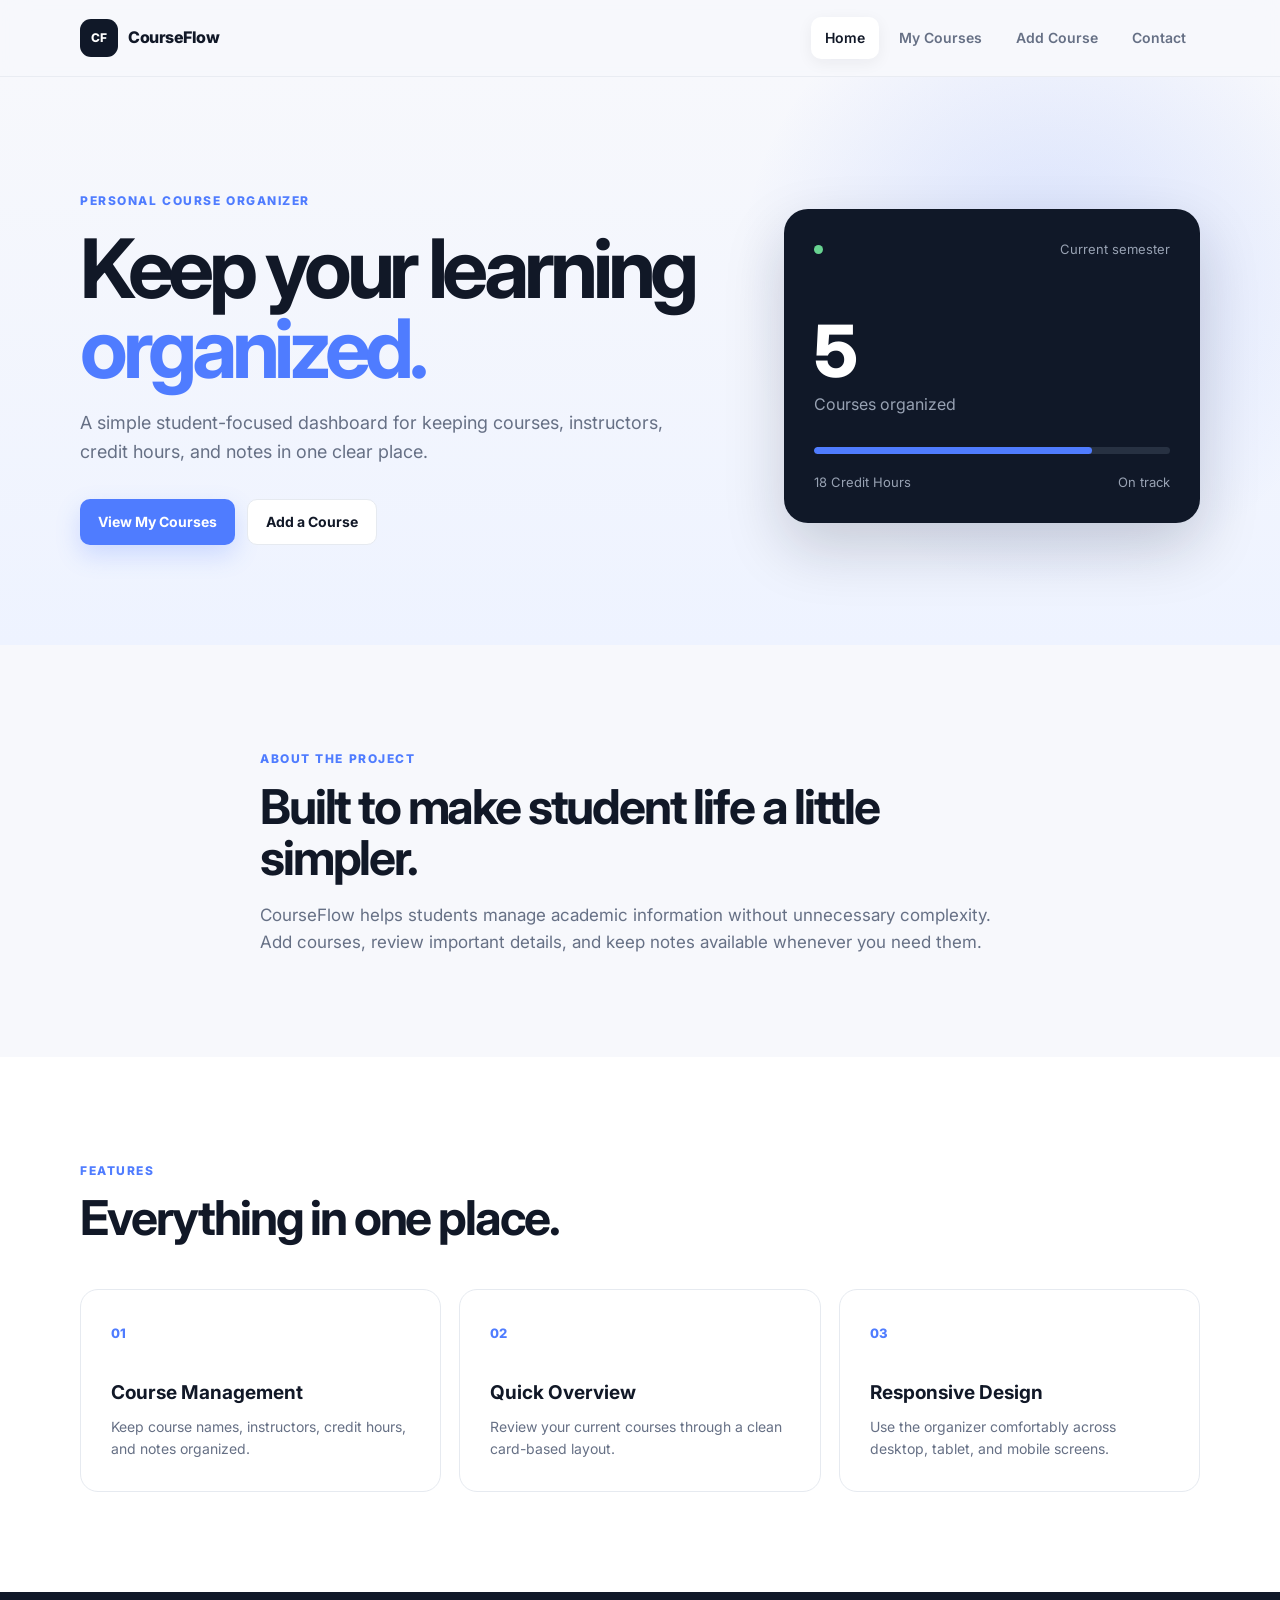
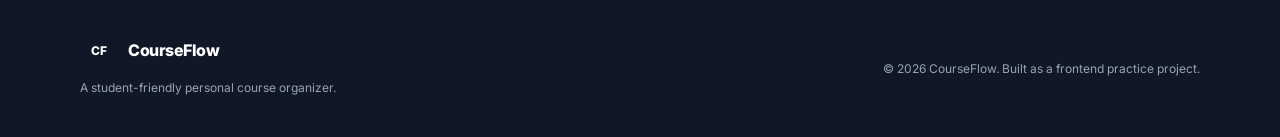
<file: index.html>
<!DOCTYPE html>
<html lang="en">
<head>
  <meta charset="UTF-8">
  <meta name="viewport" content="width=device-width, initial-scale=1.0">
  <meta name="description" content="Personal Course Organizer - a clean and responsive student course management website.">
  <title>CourseFlow | Personal Course Organizer</title>
  <link rel="stylesheet" href="style.css">
</head>
<body>
  <header class="site-header">
    <div class="container nav-wrap">
      <a class="brand" href="index.html" aria-label="CourseFlow home">
        <span class="brand-mark">CF</span>
        <span>CourseFlow</span>
      </a>
      <nav class="nav" aria-label="Main navigation">
        <a class="active" href="index.html">Home</a>
        <a href="my_courses.html">My Courses</a>
        <a href="add_course.html">Add Course</a>
        <a href="contact.html">Contact</a>
      </nav>
    </div>
  </header>

  <main>
    <section class="hero">
      <div class="container hero-grid">
        <div class="hero-content">
          <span class="eyebrow">PERSONAL COURSE ORGANIZER</span>
          <h1>Keep your learning <span>organized.</span></h1>
          <p class="hero-text">
            A simple student-focused dashboard for keeping courses, instructors,
            credit hours, and notes in one clear place.
          </p>
          <div class="hero-actions">
            <a class="btn btn-primary" href="my_courses.html">View My Courses</a>
            <a class="btn btn-secondary" href="add_course.html">Add a Course</a>
          </div>
        </div>

        <div class="hero-card" aria-label="Course overview">
          <div class="mini-card-top">
            <span class="status-dot"></span>
            <span>Current semester</span>
          </div>
          <div class="overview-number">5</div>
          <p>Courses organized</p>
          <div class="progress">
            <span></span>
          </div>
          <div class="overview-meta">
            <span>18 Credit Hours</span>
            <span>On track</span>
          </div>
        </div>
      </div>
    </section>

    <section class="section" id="about">
      <div class="container narrow">
        <span class="section-label">ABOUT THE PROJECT</span>
        <h2>Built to make student life a little simpler.</h2>
        <p class="section-text">
          CourseFlow helps students manage academic information without unnecessary
          complexity. Add courses, review important details, and keep notes available
          whenever you need them.
        </p>
      </div>
    </section>

    <section class="section features-section">
      <div class="container">
        <div class="section-heading">
          <div>
            <span class="section-label">FEATURES</span>
            <h2>Everything in one place.</h2>
          </div>
        </div>
        <div class="feature-grid">
          <article class="feature-card">
            <span class="feature-icon">01</span>
            <h3>Course Management</h3>
            <p>Keep course names, instructors, credit hours, and notes organized.</p>
          </article>
          <article class="feature-card">
            <span class="feature-icon">02</span>
            <h3>Quick Overview</h3>
            <p>Review your current courses through a clean card-based layout.</p>
          </article>
          <article class="feature-card">
            <span class="feature-icon">03</span>
            <h3>Responsive Design</h3>
            <p>Use the organizer comfortably across desktop, tablet, and mobile screens.</p>
          </article>
        </div>
      </div>
    </section>
  </main>

  <footer class="footer">
    <div class="container footer-wrap">
      <div>
        <a class="brand footer-brand" href="index.html">
          <span class="brand-mark">CF</span>
          <span>CourseFlow</span>
        </a>
        <p>A student-friendly personal course organizer.</p>
      </div>
      <p>© <span id="year"></span> CourseFlow. Built as a frontend practice project.</p>
    </div>
  </footer>
  <script src="script.js"></script>
</body>
</html>
</file>
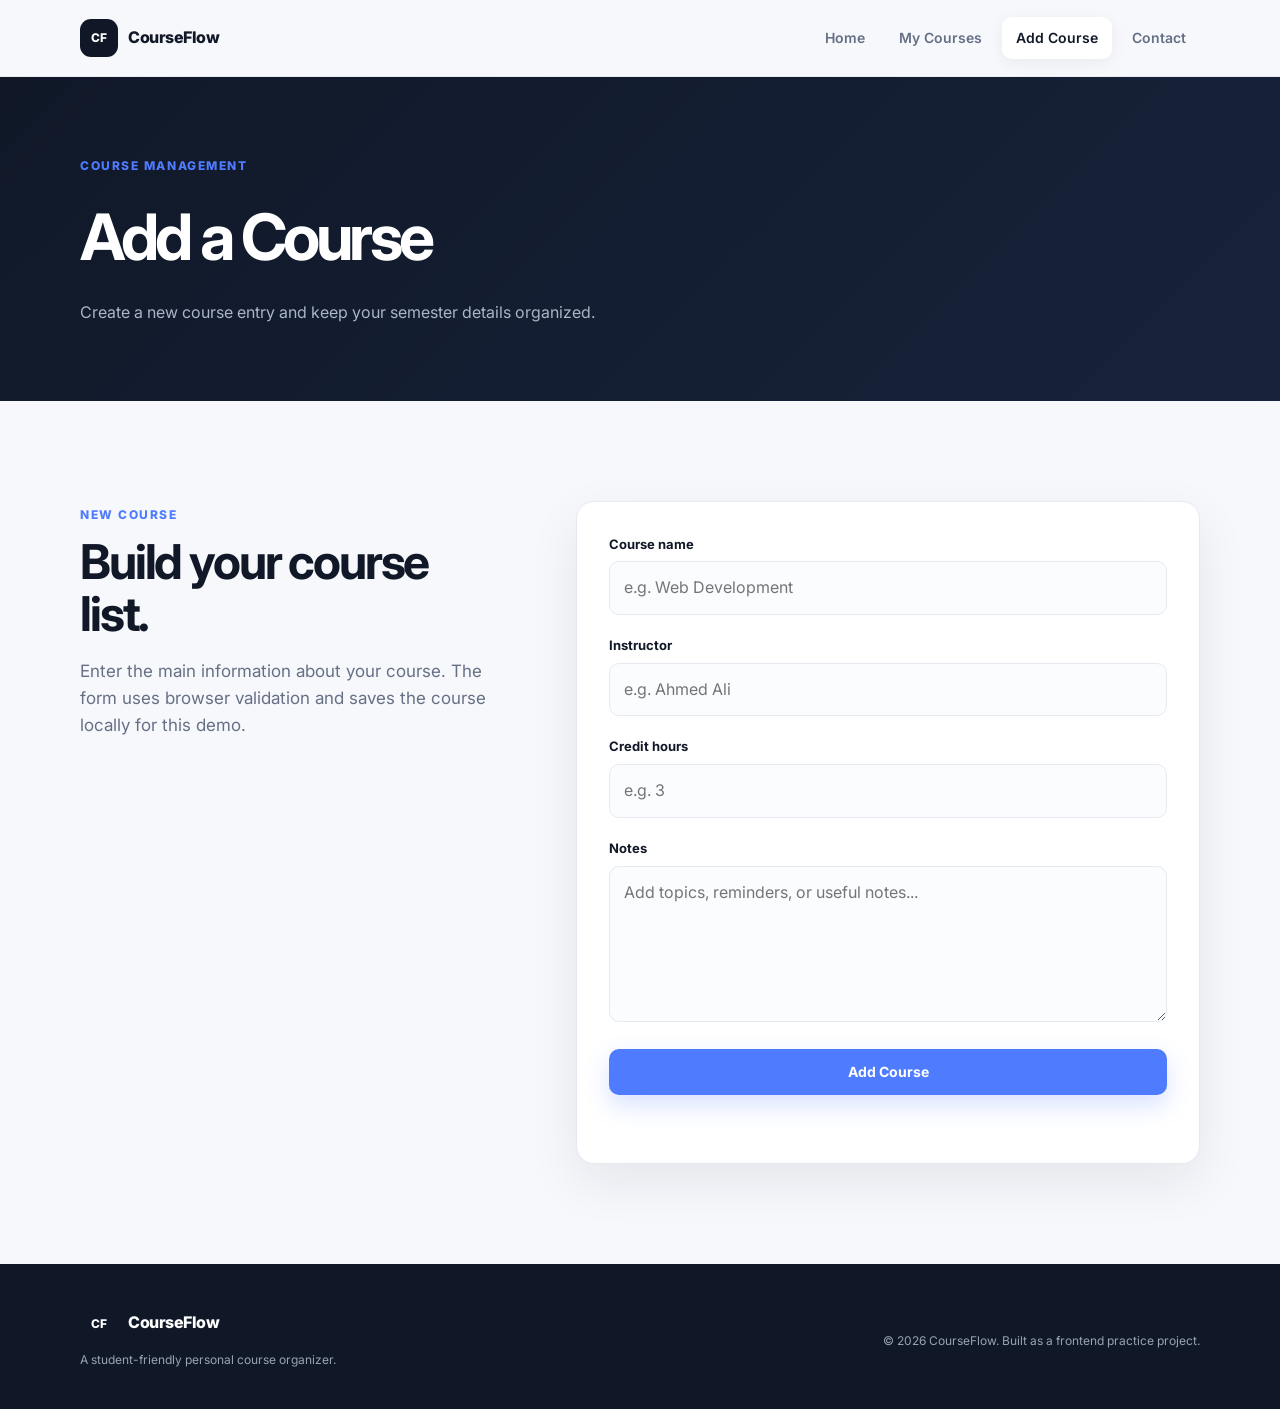
<file: add_course.html>
<!DOCTYPE html>
<html lang="en">
<head>
  <meta charset="UTF-8">
  <meta name="viewport" content="width=device-width, initial-scale=1.0">
  <meta name="description" content="Add a course to CourseFlow.">
  <title>Add Course | CourseFlow</title>
  <link rel="stylesheet" href="style.css">
</head>
<body>
  <header class="site-header">
    <div class="container nav-wrap">
      <a class="brand" href="index.html"><span class="brand-mark">CF</span><span>CourseFlow</span></a>
      <nav class="nav" aria-label="Main navigation">
        <a href="index.html">Home</a>
        <a href="my_courses.html">My Courses</a>
        <a class="active" href="add_course.html">Add Course</a>
        <a href="contact.html">Contact</a>
      </nav>
    </div>
  </header>

  <main>
    <section class="page-hero">
      <div class="container">
        <span class="section-label">COURSE MANAGEMENT</span>
        <h1>Add a Course</h1>
        <p>Create a new course entry and keep your semester details organized.</p>
      </div>
    </section>

    <section class="section">
      <div class="container form-layout">
        <div class="form-intro">
          <span class="section-label">NEW COURSE</span>
          <h2>Build your course list.</h2>
          <p>
            Enter the main information about your course. The form uses browser
            validation and saves the course locally for this demo.
          </p>
        </div>

        <form id="course-form" class="professional-form">
          <label for="courseName">Course name</label>
          <input id="courseName" name="courseName" type="text" placeholder="e.g. Web Development" required>

          <label for="instructor">Instructor</label>
          <input id="instructor" name="instructor" type="text" placeholder="e.g. Ahmed Ali" required>

          <label for="credits">Credit hours</label>
          <input id="credits" name="credits" type="number" min="1" max="12" placeholder="e.g. 3" required>

          <label for="notes">Notes</label>
          <textarea id="notes" name="notes" rows="5" placeholder="Add topics, reminders, or useful notes..."></textarea>

          <button class="btn btn-primary form-button" type="submit">Add Course</button>
          <p id="form-message" class="form-message" role="status"></p>
        </form>
      </div>
    </section>
  </main>

  <footer class="footer">
    <div class="container footer-wrap">
      <div>
        <a class="brand footer-brand" href="index.html"><span class="brand-mark">CF</span><span>CourseFlow</span></a>
        <p>A student-friendly personal course organizer.</p>
      </div>
      <p>© <span id="year"></span> CourseFlow. Built as a frontend practice project.</p>
    </div>
  </footer>
  <script src="script.js"></script>
</body>
</html>
</file>
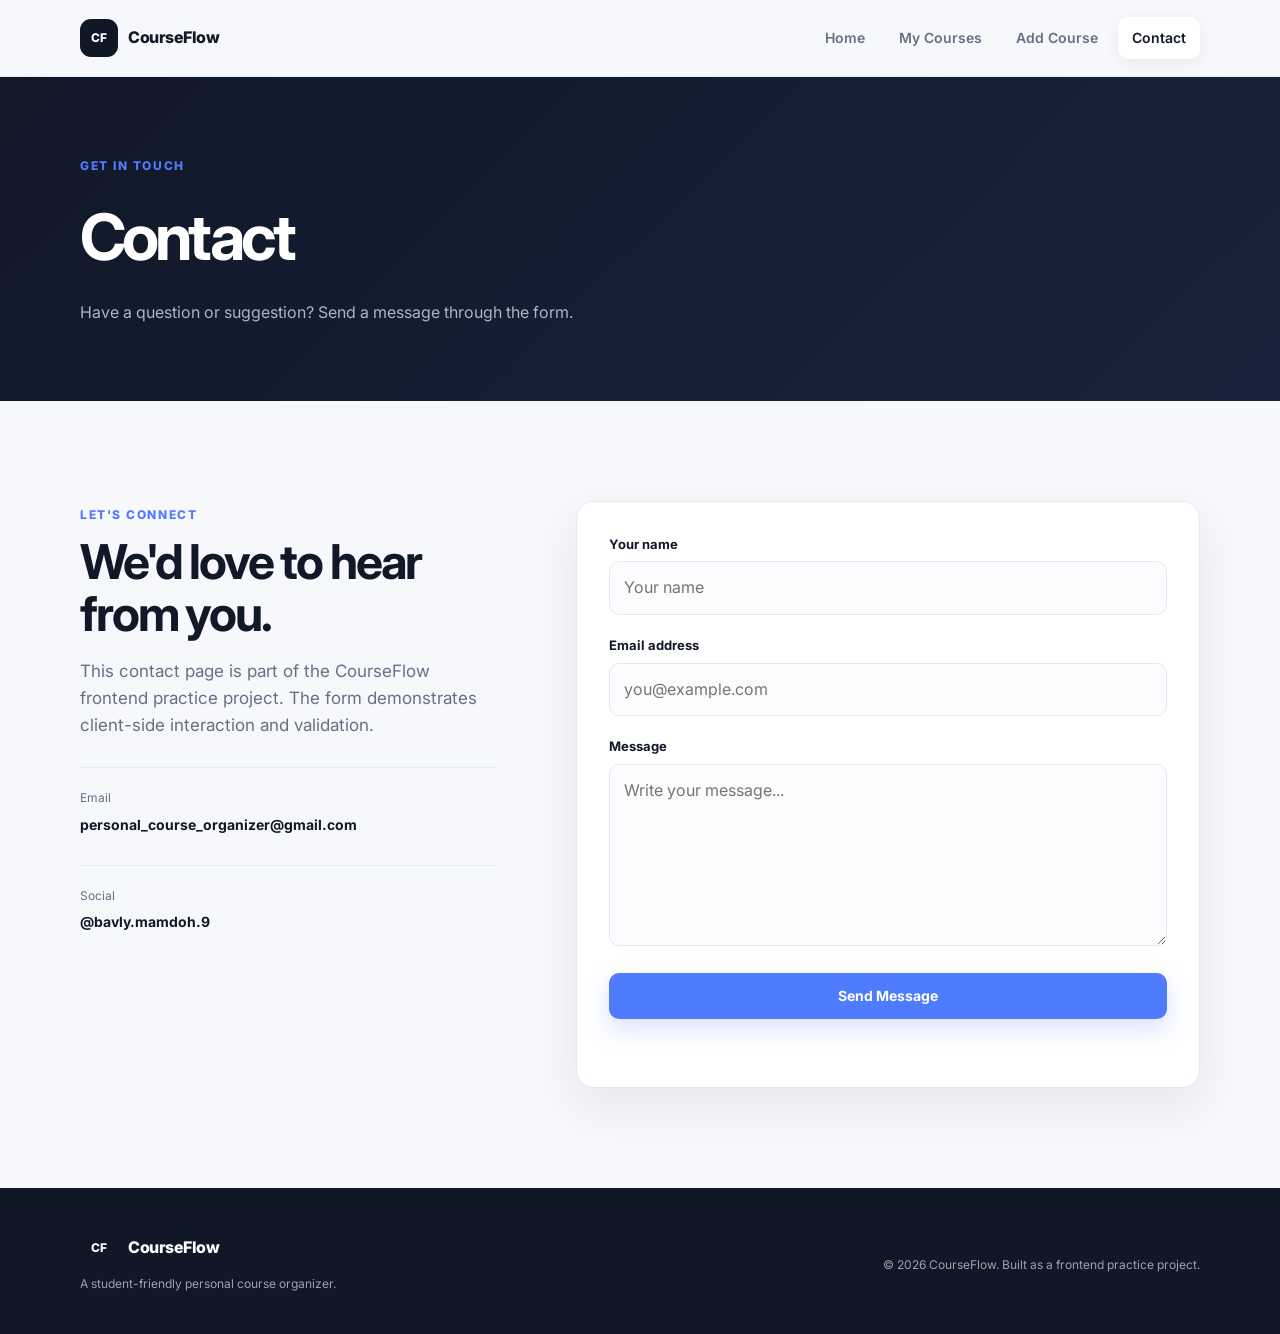
<file: contact.html>
<!DOCTYPE html>
<html lang="en">
<head>
  <meta charset="UTF-8">
  <meta name="viewport" content="width=device-width, initial-scale=1.0">
  <meta name="description" content="Contact CourseFlow.">
  <title>Contact | CourseFlow</title>
  <link rel="stylesheet" href="style.css">
</head>
<body>
  <header class="site-header">
    <div class="container nav-wrap">
      <a class="brand" href="index.html"><span class="brand-mark">CF</span><span>CourseFlow</span></a>
      <nav class="nav" aria-label="Main navigation">
        <a href="index.html">Home</a>
        <a href="my_courses.html">My Courses</a>
        <a href="add_course.html">Add Course</a>
        <a class="active" href="contact.html">Contact</a>
      </nav>
    </div>
  </header>

  <main>
    <section class="page-hero">
      <div class="container">
        <span class="section-label">GET IN TOUCH</span>
        <h1>Contact</h1>
        <p>Have a question or suggestion? Send a message through the form.</p>
      </div>
    </section>

    <section class="section">
      <div class="container contact-layout">
        <div class="contact-info">
          <span class="section-label">LET'S CONNECT</span>
          <h2>We'd love to hear from you.</h2>
          <p>
            This contact page is part of the CourseFlow frontend practice project.
            The form demonstrates client-side interaction and validation.
          </p>
          <div class="contact-item">
            <span>Email</span>
            <strong>personal_course_organizer@gmail.com</strong>
          </div>
          <div class="contact-item">
            <span>Social</span>
            <strong>@bavly.mamdoh.9</strong>
          </div>
        </div>

        <form id="contact-form" class="professional-form">
          <label for="name">Your name</label>
          <input id="name" type="text" placeholder="Your name" required>

          <label for="email">Email address</label>
          <input id="email" type="email" placeholder="you@example.com" required>

          <label for="message">Message</label>
          <textarea id="message" rows="6" placeholder="Write your message..." required></textarea>

          <button class="btn btn-primary form-button" type="submit">Send Message</button>
          <p id="contact-message" class="form-message" role="status"></p>
        </form>
      </div>
    </section>
  </main>

  <footer class="footer">
    <div class="container footer-wrap">
      <div>
        <a class="brand footer-brand" href="index.html"><span class="brand-mark">CF</span><span>CourseFlow</span></a>
        <p>A student-friendly personal course organizer.</p>
      </div>
      <p>© <span id="year"></span> CourseFlow. Built as a frontend practice project.</p>
    </div>
  </footer>
  <script src="script.js"></script>
</body>
</html>
</file>
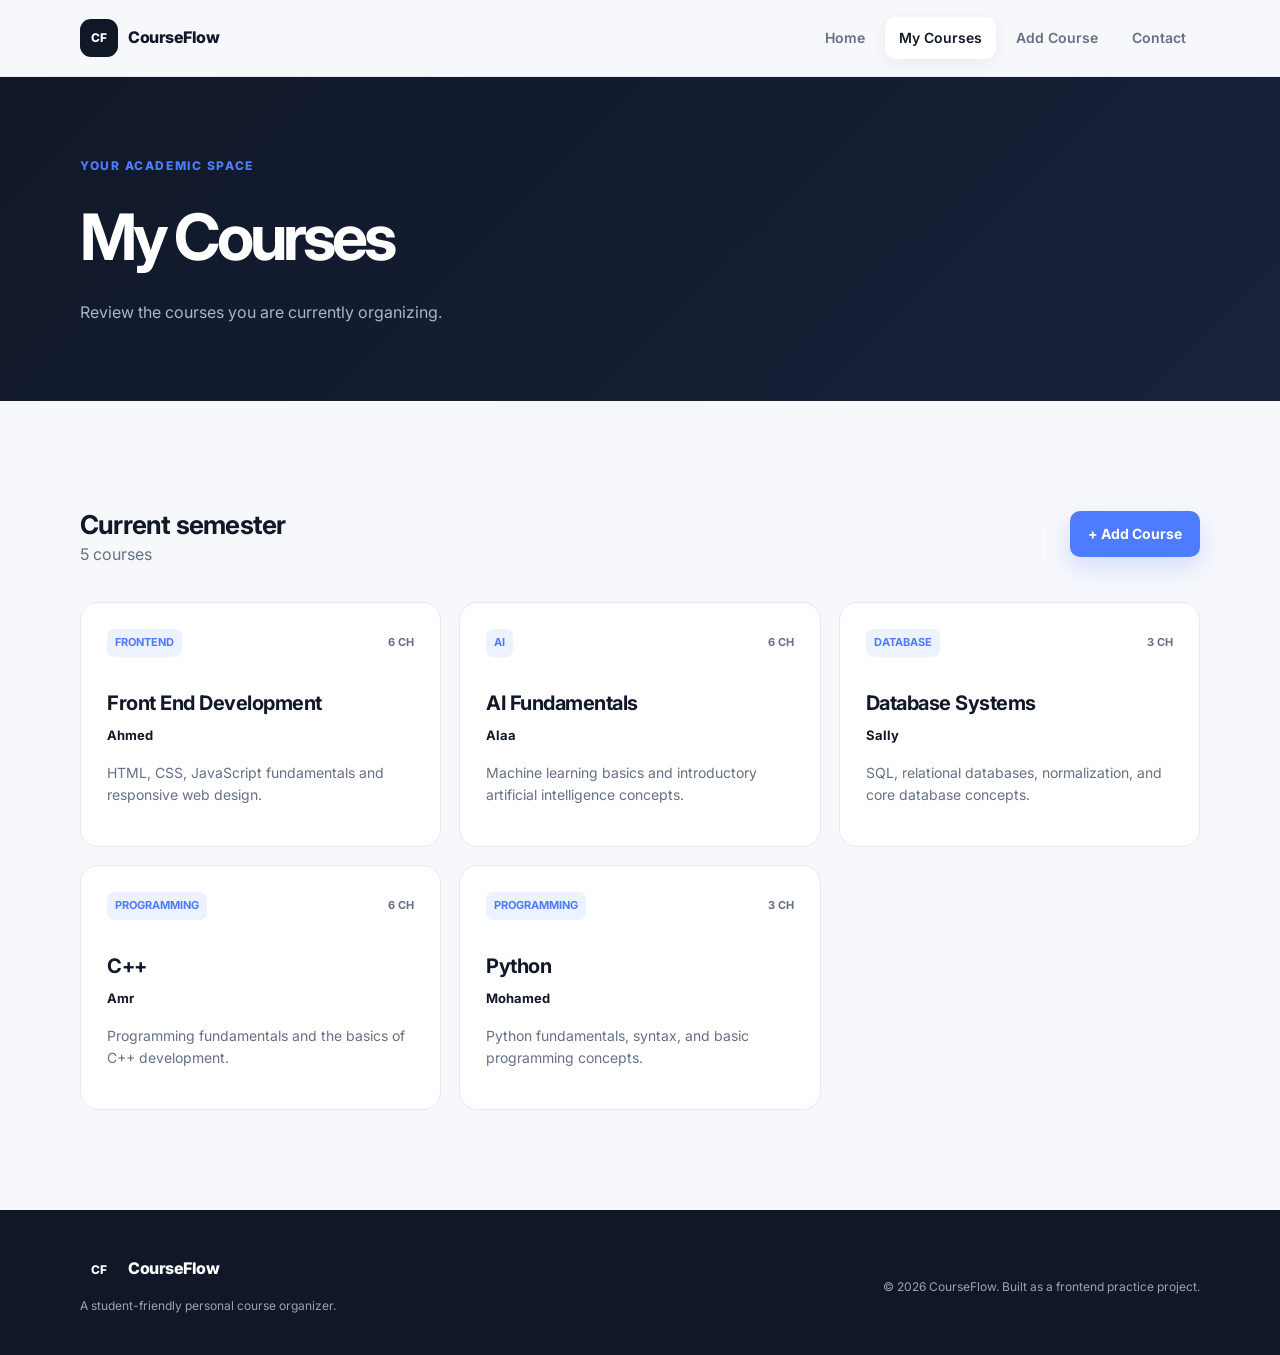
<file: my_courses.html>
<!DOCTYPE html>
<html lang="en">
<head>
  <meta charset="UTF-8">
  <meta name="viewport" content="width=device-width, initial-scale=1.0">
  <meta name="description" content="View organized courses in CourseFlow.">
  <title>My Courses | CourseFlow</title>
  <link rel="stylesheet" href="style.css">
</head>
<body>
  <header class="site-header">
    <div class="container nav-wrap">
      <a class="brand" href="index.html"><span class="brand-mark">CF</span><span>CourseFlow</span></a>
      <nav class="nav" aria-label="Main navigation">
        <a href="index.html">Home</a>
        <a class="active" href="my_courses.html">My Courses</a>
        <a href="add_course.html">Add Course</a>
        <a href="contact.html">Contact</a>
      </nav>
    </div>
  </header>

  <main>
    <section class="page-hero">
      <div class="container">
        <span class="section-label">YOUR ACADEMIC SPACE</span>
        <h1>My Courses</h1>
        <p>Review the courses you are currently organizing.</p>
      </div>
    </section>

    <section class="section">
      <div class="container">
        <div class="courses-toolbar">
          <div>
            <h2>Current semester</h2>
            <p id="course-count">5 courses</p>
          </div>
          <a class="btn btn-primary" href="add_course.html">+ Add Course</a>
        </div>

        <div class="course-grid" id="course-list">
          <article class="course-card">
            <div class="course-top"><span class="course-tag">FRONTEND</span><span>6 CH</span></div>
            <h3>Front End Development</h3>
            <p class="instructor">Ahmed</p>
            <p>HTML, CSS, JavaScript fundamentals and responsive web design.</p>
          </article>
          <article class="course-card">
            <div class="course-top"><span class="course-tag">AI</span><span>6 CH</span></div>
            <h3>AI Fundamentals</h3>
            <p class="instructor">Alaa</p>
            <p>Machine learning basics and introductory artificial intelligence concepts.</p>
          </article>
          <article class="course-card">
            <div class="course-top"><span class="course-tag">DATABASE</span><span>3 CH</span></div>
            <h3>Database Systems</h3>
            <p class="instructor">Sally</p>
            <p>SQL, relational databases, normalization, and core database concepts.</p>
          </article>
          <article class="course-card">
            <div class="course-top"><span class="course-tag">PROGRAMMING</span><span>6 CH</span></div>
            <h3>C++</h3>
            <p class="instructor">Amr</p>
            <p>Programming fundamentals and the basics of C++ development.</p>
          </article>
          <article class="course-card">
            <div class="course-top"><span class="course-tag">PROGRAMMING</span><span>3 CH</span></div>
            <h3>Python</h3>
            <p class="instructor">Mohamed</p>
            <p>Python fundamentals, syntax, and basic programming concepts.</p>
          </article>
        </div>

        <div id="empty-state" class="empty-state hidden">
          <h3>No courses yet</h3>
          <p>Add your first course to start organizing your semester.</p>
          <a class="btn btn-primary" href="add_course.html">Add Course</a>
        </div>
      </div>
    </section>
  </main>

  <footer class="footer">
    <div class="container footer-wrap">
      <div>
        <a class="brand footer-brand" href="index.html"><span class="brand-mark">CF</span><span>CourseFlow</span></a>
        <p>A student-friendly personal course organizer.</p>
      </div>
      <p>© <span id="year"></span> CourseFlow. Built as a frontend practice project.</p>
    </div>
  </footer>
  <script src="script.js"></script>
</body>
</html>
</file>
<file: style.css>
@import url('https://fonts.googleapis.com/css2?family=Inter:wght@400;500;600;700;800&display=swap');

:root {
  --bg: #f7f8fc;
  --surface: #ffffff;
  --surface-soft: #f1f4fa;
  --text: #111827;
  --muted: #667085;
  --border: #e6eaf0;
  --primary: #4f7cff;
  --primary-dark: #315fdc;
  --dark: #101828;
  --shadow: 0 18px 50px rgba(16, 24, 40, 0.08);
  --radius: 18px;
}

* { box-sizing: border-box; margin: 0; padding: 0; }

html { scroll-behavior: smooth; }

body {
  font-family: 'Inter', system-ui, -apple-system, BlinkMacSystemFont, 'Segoe UI', sans-serif;
  color: var(--text);
  background: var(--bg);
  line-height: 1.6;
}

a { color: inherit; text-decoration: none; }

button, input, textarea { font: inherit; }

.container { width: min(1120px, calc(100% - 40px)); margin: 0 auto; }

.site-header {
  position: sticky;
  top: 0;
  z-index: 10;
  background: rgba(247, 248, 252, 0.9);
  backdrop-filter: blur(14px);
  border-bottom: 1px solid rgba(230, 234, 240, 0.8);
}

.nav-wrap {
  min-height: 76px;
  display: flex;
  align-items: center;
  justify-content: space-between;
  gap: 30px;
}

.brand {
  display: inline-flex;
  align-items: center;
  gap: 10px;
  font-weight: 800;
  letter-spacing: -0.03em;
}

.brand-mark {
  display: grid;
  place-items: center;
  width: 38px;
  height: 38px;
  border-radius: 11px;
  background: var(--dark);
  color: white;
  font-size: 12px;
  letter-spacing: 0;
}

.nav { display: flex; align-items: center; gap: 6px; }

.nav a {
  color: var(--muted);
  font-size: 14px;
  font-weight: 600;
  padding: 10px 14px;
  border-radius: 10px;
  transition: 0.2s ease;
}

.nav a:hover, .nav a.active {
  color: var(--text);
  background: white;
  box-shadow: 0 4px 16px rgba(16, 24, 40, 0.06);
}

.hero {
  padding: 110px 0 100px;
  background:
    radial-gradient(circle at 82% 35%, rgba(79, 124, 255, 0.18), transparent 28%),
    linear-gradient(180deg, #f7f8fc 0%, #eef3ff 100%);
}

.hero-grid {
  display: grid;
  grid-template-columns: 1.2fr 0.8fr;
  align-items: center;
  gap: 80px;
}

.eyebrow, .section-label {
  color: var(--primary);
  font-size: 12px;
  font-weight: 800;
  letter-spacing: 0.13em;
}

.hero h1 {
  max-width: 720px;
  margin: 16px 0 20px;
  font-size: clamp(48px, 7vw, 82px);
  line-height: 0.98;
  letter-spacing: -0.065em;
}

.hero h1 span { color: var(--primary); }

.hero-text {
  max-width: 610px;
  color: var(--muted);
  font-size: 18px;
}

.hero-actions { display: flex; gap: 12px; margin-top: 32px; flex-wrap: wrap; }

.btn {
  display: inline-flex;
  align-items: center;
  justify-content: center;
  min-height: 46px;
  padding: 0 18px;
  border: 0;
  border-radius: 10px;
  font-size: 14px;
  font-weight: 700;
  cursor: pointer;
  transition: transform 0.2s ease, box-shadow 0.2s ease, background 0.2s ease;
}

.btn:hover { transform: translateY(-2px); }

.btn-primary {
  background: var(--primary);
  color: white;
  box-shadow: 0 10px 24px rgba(79, 124, 255, 0.22);
}

.btn-primary:hover { background: var(--primary-dark); }

.btn-secondary {
  background: white;
  color: var(--text);
  border: 1px solid var(--border);
}

.hero-card {
  background: var(--dark);
  color: white;
  padding: 30px;
  border-radius: 24px;
  box-shadow: 0 25px 60px rgba(16, 24, 40, 0.18);
}

.mini-card-top, .overview-meta {
  display: flex;
  align-items: center;
  justify-content: space-between;
  color: #98a2b3;
  font-size: 13px;
}

.status-dot {
  width: 9px;
  height: 9px;
  border-radius: 50%;
  background: #68d391;
  display: inline-block;
  margin-right: auto;
}

.overview-number {
  margin-top: 55px;
  font-size: 72px;
  line-height: 1;
  font-weight: 800;
  letter-spacing: -0.06em;
}

.hero-card p { color: #98a2b3; margin-top: 5px; }

.progress {
  height: 7px;
  margin: 30px 0 18px;
  background: #273142;
  border-radius: 99px;
  overflow: hidden;
}

.progress span {
  display: block;
  width: 78%;
  height: 100%;
  background: var(--primary);
  border-radius: inherit;
}

.section { padding: 100px 0; }

.narrow { max-width: 760px; }

.section h2, .form-intro h2, .contact-info h2 {
  margin-top: 10px;
  font-size: clamp(32px, 4vw, 48px);
  line-height: 1.08;
  letter-spacing: -0.045em;
}

.section-text, .form-intro p, .contact-info > p {
  margin-top: 18px;
  color: var(--muted);
  font-size: 17px;
}

.features-section { background: white; }

.feature-grid {
  margin-top: 45px;
  display: grid;
  grid-template-columns: repeat(3, 1fr);
  gap: 18px;
}

.feature-card {
  padding: 30px;
  border: 1px solid var(--border);
  border-radius: var(--radius);
  background: var(--surface);
  transition: 0.25s ease;
}

.feature-card:hover {
  transform: translateY(-5px);
  box-shadow: var(--shadow);
}

.feature-icon {
  color: var(--primary);
  font-weight: 800;
  font-size: 13px;
}

.feature-card h3 { margin: 32px 0 8px; font-size: 19px; }

.feature-card p { color: var(--muted); font-size: 14px; }

.page-hero {
  padding: 75px 0;
  background: linear-gradient(135deg, #101828 0%, #18233b 100%);
  color: white;
}

.page-hero p { margin-top: 12px; color: #aab5c7; }

.page-hero h1 {
  margin-top: 8px;
  font-size: clamp(42px, 6vw, 64px);
  letter-spacing: -0.06em;
}

.courses-toolbar {
  display: flex;
  align-items: center;
  justify-content: space-between;
  gap: 20px;
  margin-bottom: 35px;
}

.courses-toolbar h2 { font-size: 26px; letter-spacing: -0.03em; }
.courses-toolbar p { color: var(--muted); margin-top: 3px; }

.course-grid {
  display: grid;
  grid-template-columns: repeat(3, 1fr);
  gap: 18px;
}

.course-card {
  padding: 26px;
  background: white;
  border: 1px solid var(--border);
  border-radius: var(--radius);
  min-height: 245px;
  transition: 0.25s ease;
}

.course-card:hover { transform: translateY(-4px); box-shadow: var(--shadow); }

.course-top {
  display: flex;
  justify-content: space-between;
  align-items: center;
  color: var(--muted);
  font-size: 11px;
  font-weight: 700;
}

.course-tag {
  color: var(--primary);
  background: #edf2ff;
  padding: 5px 8px;
  border-radius: 7px;
}

.course-card h3 { margin: 30px 0 6px; font-size: 20px; letter-spacing: -0.025em; }
.course-card .instructor { color: var(--text); font-size: 13px; font-weight: 700; }
.course-card > p:last-child { margin-top: 16px; color: var(--muted); font-size: 14px; }

.form-layout, .contact-layout {
  display: grid;
  grid-template-columns: 0.8fr 1.2fr;
  gap: 80px;
  align-items: start;
}

.professional-form {
  padding: 32px;
  background: white;
  border: 1px solid var(--border);
  border-radius: var(--radius);
  box-shadow: var(--shadow);
}

.professional-form label {
  display: block;
  margin: 0 0 7px;
  font-size: 13px;
  font-weight: 700;
}

.professional-form input, .professional-form textarea {
  width: 100%;
  margin: 0 0 20px;
  padding: 13px 14px;
  border: 1px solid var(--border);
  border-radius: 10px;
  outline: none;
  background: #fbfcfe;
  color: var(--text);
  transition: 0.2s ease;
}

.professional-form textarea { resize: vertical; min-height: 130px; }

.professional-form input:focus, .professional-form textarea:focus {
  border-color: var(--primary);
  box-shadow: 0 0 0 4px rgba(79, 124, 255, 0.1);
  background: white;
}

.form-button { width: 100%; }

.form-message {
  min-height: 24px;
  margin-top: 12px;
  color: var(--primary-dark);
  font-size: 13px;
  font-weight: 600;
}

.contact-item {
  margin-top: 28px;
  padding-top: 20px;
  border-top: 1px solid var(--border);
}

.contact-item span {
  display: block;
  color: var(--muted);
  font-size: 12px;
  margin-bottom: 4px;
}

.contact-item strong { font-size: 14px; word-break: break-word; }

.empty-state {
  padding: 50px 20px;
  text-align: center;
  background: white;
  border: 1px dashed var(--border);
  border-radius: var(--radius);
}

.empty-state p { margin: 8px 0 20px; color: var(--muted); }

.hidden { display: none; }

.footer {
  background: var(--dark);
  color: white;
  padding: 40px 0;
}

.footer-wrap {
  display: flex;
  justify-content: space-between;
  align-items: center;
  gap: 30px;
}

.footer-brand { color: white; }
.footer p { color: #98a2b3; font-size: 12px; margin-top: 8px; }

@media (max-width: 850px) {
  .hero-grid, .form-layout, .contact-layout { grid-template-columns: 1fr; gap: 45px; }
  .feature-grid, .course-grid { grid-template-columns: repeat(2, 1fr); }
  .hero { padding: 80px 0; }
}

@media (max-width: 620px) {
  .container { width: min(100% - 28px, 1120px); }
  .nav-wrap { padding: 14px 0; align-items: flex-start; flex-direction: column; gap: 12px; }
  .nav { width: 100%; overflow-x: auto; justify-content: flex-start; }
  .nav a { white-space: nowrap; }
  .hero h1 { font-size: 52px; }
  .hero-card { padding: 24px; }
  .feature-grid, .course-grid { grid-template-columns: 1fr; }
  .section { padding: 70px 0; }
  .courses-toolbar, .footer-wrap { align-items: flex-start; flex-direction: column; }
  .footer-wrap { gap: 20px; }
}
</file>
